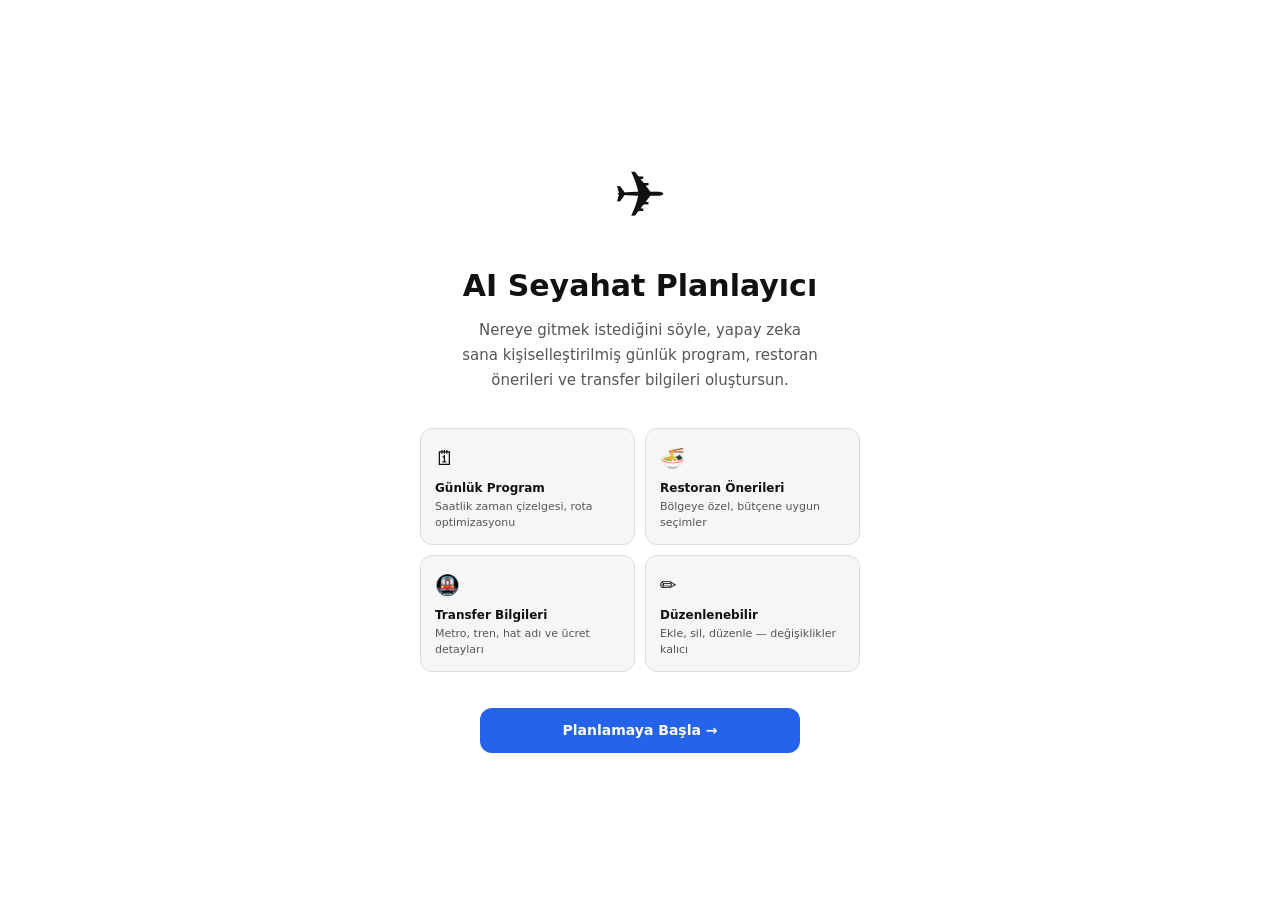
<file: index.html>
<!DOCTYPE html>
<html lang="tr">
<head>
<meta charset="UTF-8">
<meta name="viewport" content="width=device-width, initial-scale=1.0">
<title>AI Seyahat Planlayıcı</title>
<link rel="stylesheet" href="style.css">
<style>
body{display:flex;align-items:center;justify-content:center;padding:24px}
.welcome-box{max-width:440px;width:100%;text-align:center;padding:40px 0}
.welcome-icon{font-size:64px;margin-bottom:20px;display:block}
.welcome-title{font-size:30px;font-weight:700;color:var(--text);margin-bottom:10px}
.welcome-sub{font-size:15px;color:var(--text2);margin-bottom:36px;line-height:1.65;max-width:360px;margin-inline:auto}
.features{display:grid;grid-template-columns:1fr 1fr;gap:10px;margin-bottom:36px;text-align:left}
.feature{background:var(--bg2);border:1px solid var(--border);border-radius:var(--radius-lg);padding:14px}
.feature-icon{font-size:20px;margin-bottom:6px;display:block}
.feature-title{font-size:12px;font-weight:700;color:var(--text);margin-bottom:2px}
.feature-sub{font-size:11px;color:var(--text2);line-height:1.4}
.welcome-actions{display:flex;flex-direction:column;align-items:center;gap:12px}
.existing-link{font-size:12px;color:var(--text3);cursor:pointer;background:none;border:none;text-decoration:underline;font-family:var(--font)}
.existing-link:hover{color:var(--accent)}
</style>
</head>
<body>
<div class="welcome-box">
  <span class="welcome-icon">✈️</span>
  <h1 class="welcome-title">AI Seyahat Planlayıcı</h1>
  <p class="welcome-sub">Nereye gitmek istediğini söyle, yapay zeka sana kişiselleştirilmiş günlük program, restoran önerileri ve transfer bilgileri oluştursun.</p>

  <div class="features">
    <div class="feature">
      <span class="feature-icon">🗓</span>
      <div class="feature-title">Günlük Program</div>
      <div class="feature-sub">Saatlik zaman çizelgesi, rota optimizasyonu</div>
    </div>
    <div class="feature">
      <span class="feature-icon">🍜</span>
      <div class="feature-title">Restoran Önerileri</div>
      <div class="feature-sub">Bölgeye özel, bütçene uygun seçimler</div>
    </div>
    <div class="feature">
      <span class="feature-icon">🚇</span>
      <div class="feature-title">Transfer Bilgileri</div>
      <div class="feature-sub">Metro, tren, hat adı ve ücret detayları</div>
    </div>
    <div class="feature">
      <span class="feature-icon">✏️</span>
      <div class="feature-title">Düzenlenebilir</div>
      <div class="feature-sub">Ekle, sil, düzenle — değişiklikler kalıcı</div>
    </div>
  </div>

  <div class="welcome-actions">
    <a href="setup.html" class="btn-primary" style="width:100%;max-width:320px">Planlamaya Başla →</a>
    <button class="existing-link" onclick="goExisting()" id="existing-btn" style="display:none">Mevcut Programı Gör</button>
  </div>
</div>

<script>
// Kayıtlı program var mı kontrol et
try {
  const raw = localStorage.getItem('ai_seyahat_v1');
  if (raw) {
    const d = JSON.parse(raw);
    if (d.TRIP && d.DAYS?.length) {
      document.getElementById('existing-btn').style.display = 'block';
    }
  }
} catch(e) {}

function goExisting() {
  window.location.href = 'program.html';
}
</script>
</body>
</html>
</file>
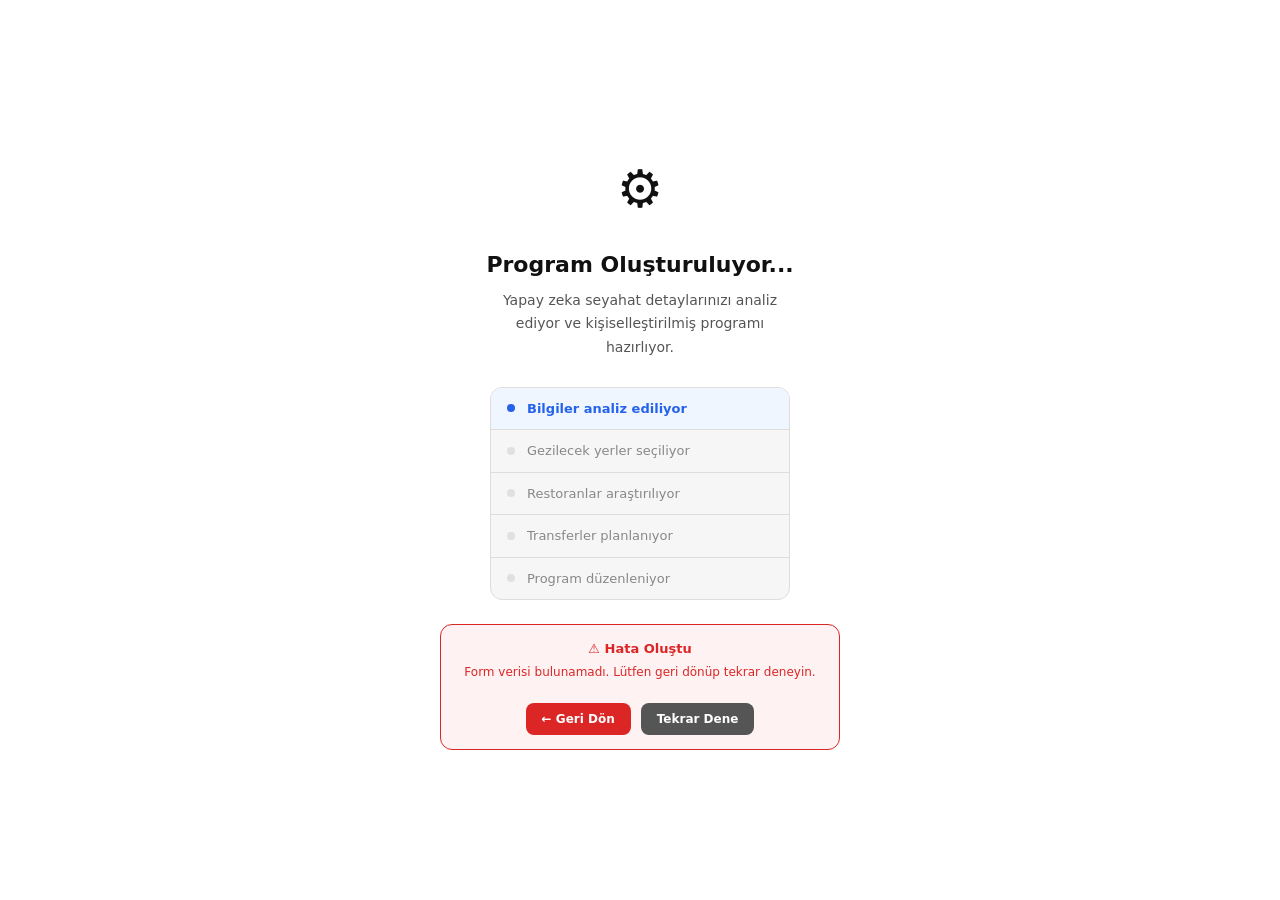
<file: loading.html>
<!DOCTYPE html>
<html lang="tr">
<head>
<meta charset="UTF-8">
<meta name="viewport" content="width=device-width, initial-scale=1.0">
<title>Program Oluşturuluyor — AI Planlayıcı</title>
<link rel="stylesheet" href="style.css">
<style>
body{display:flex;flex-direction:column;align-items:center;justify-content:center;min-height:100vh;padding:40px 24px;text-align:center}
.loading-icon{font-size:52px;margin-bottom:20px;display:block;animation:spin 2s linear infinite}
@keyframes spin{to{transform:rotate(360deg)}}
.loading-title{font-size:22px;font-weight:700;margin-bottom:8px}
.loading-sub{font-size:14px;color:var(--text2);max-width:320px;line-height:1.65;margin-bottom:28px}
.steps{text-align:left;width:100%;max-width:300px;background:var(--bg2);border:1px solid var(--border);border-radius:var(--radius-lg);overflow:hidden}
.step{display:flex;align-items:center;gap:12px;padding:11px 16px;border-bottom:1px solid var(--border);font-size:13px;color:var(--text3);transition:all .3s}
.step:last-child{border-bottom:none}
.step.active{color:var(--accent);font-weight:600;background:var(--accent-bg)}
.step.done{color:var(--success)}
.step-dot{width:8px;height:8px;border-radius:50%;background:var(--bg4);flex-shrink:0;transition:background .3s}
.step.active .step-dot{background:var(--accent)}
.step.done .step-dot{background:var(--success)}
.error-wrap{margin-top:24px;width:100%;max-width:400px}
.error-actions{display:flex;gap:10px;margin-top:12px;justify-content:center}
</style>
</head>
<body>

<span class="loading-icon">⚙️</span>
<h1 class="loading-title">Program Oluşturuluyor...</h1>
<p class="loading-sub">Yapay zeka seyahat detaylarınızı analiz ediyor ve kişiselleştirilmiş programı hazırlıyor.</p>

<div class="steps">
  <div class="step active" id="s1"><div class="step-dot"></div>Bilgiler analiz ediliyor</div>
  <div class="step" id="s2"><div class="step-dot"></div>Gezilecek yerler seçiliyor</div>
  <div class="step" id="s3"><div class="step-dot"></div>Restoranlar araştırılıyor</div>
  <div class="step" id="s4"><div class="step-dot"></div>Transferler planlanıyor</div>
  <div class="step" id="s5"><div class="step-dot"></div>Program düzenleniyor</div>
</div>

<div class="error-wrap">
  <div class="error-box" id="err">
    <div class="error-title">⚠️ Hata Oluştu</div>
    <div class="error-msg" id="err-msg"></div>
    <div class="error-actions">
      <a href="setup.html" class="error-retry">← Geri Dön</a>
      <button class="error-retry" style="background:var(--text2)" onclick="retry()">Tekrar Dene</button>
    </div>
  </div>
</div>

<script>
const SK = 'ai_seyahat_v1';

// Adım animasyonu
const STEPS = ['s1','s2','s3','s4','s5'];
const DELAYS = [0, 2000, 4500, 7000, 9500];
let stepTimers = [];

function startSteps() {
  DELAYS.forEach((delay, i) => {
    const t = setTimeout(() => {
      STEPS.forEach((id, j) => {
        const el = document.getElementById(id);
        if (j < i) el.className = 'step done';
        else if (j === i) el.className = 'step active';
        else el.className = 'step';
      });
    }, delay);
    stepTimers.push(t);
  });
}

function clearSteps() {
  stepTimers.forEach(t => clearTimeout(t));
}

function allDone() {
  STEPS.forEach(id => document.getElementById(id).className = 'step done');
}

async function callClaude(prompt) {
  const url = localStorage.getItem('ai_proxy_url') || '';
  if (!url) throw new Error('Proxy URL bulunamadı. Lütfen setup sayfasına dönüp Proxy URL girin.');
  const resp = await fetch(url, {
    method: 'POST',
    headers: { 'Content-Type': 'application/json' },
    body: JSON.stringify({
      model: 'claude-sonnet-4-5',
      max_tokens: 8000,
      messages: [{ role: 'user', content: prompt }]
    })
  });
  if (!resp.ok) {
    const err = await resp.json().catch(() => ({}));
    throw new Error(err?.error?.message || `HTTP ${resp.status}: Proxy isteği başarısız.`);
  }
  const data = await resp.json();
  return data.content[0].text;
}

function showError(msg) {
  clearSteps();
  document.querySelector('.loading-icon').style.animationPlayState = 'paused';
  document.getElementById('err-msg').textContent = msg;
  document.getElementById('err').classList.add('show');
}

async function run() {
  const prompt = localStorage.getItem('ai_seyahat_prompt');

  if (!prompt) {
    showError('Form verisi bulunamadı. Lütfen geri dönüp tekrar deneyin.');
    return;
  }

  startSteps();

  try {
    const raw = await callClaude(prompt);
    // JSON'u ayıkla (kod bloğu varsa temizle)
    const clean = raw.replace(/^```json\s*/,'').replace(/^```\s*/,'').replace(/\s*```$/,'').trim();
    const parsed = JSON.parse(clean);

    if (!parsed.trip || !parsed.days) throw new Error('API geçersiz format döndürdü.');

    clearSteps();
    allDone();

    localStorage.setItem(SK, JSON.stringify({ TRIP: parsed.trip, DAYS: parsed.days }));
    localStorage.removeItem('ai_seyahat_prompt');

    // Kısa gecikme sonra program sayfasına geç
    setTimeout(() => { window.location.href = 'program.html'; }, 600);

  } catch(e) {
    let msg = e.message;
    if (msg.includes('API anahtarı') || msg.includes('401') || msg.includes('403')) {
      msg = 'API anahtarı geçersiz veya yetkisiz.\n\nÇözüm: Setup sayfasında API anahtarınızı kontrol edin.\n\nClaude.ai içinden açıyorsanız anahtarı boş bırakın.';
    } else if (msg.includes('JSON')) {
      msg = 'Yapay zeka geçersiz yanıt döndürdü.\n\nLütfen tekrar deneyin.';
    }
    showError(msg);
  }
}

function retry() {
  document.getElementById('err').classList.remove('show');
  document.querySelector('.loading-icon').style.animationPlayState = 'running';
  run();
}

run();
</script>
</body>
</html>
</file>
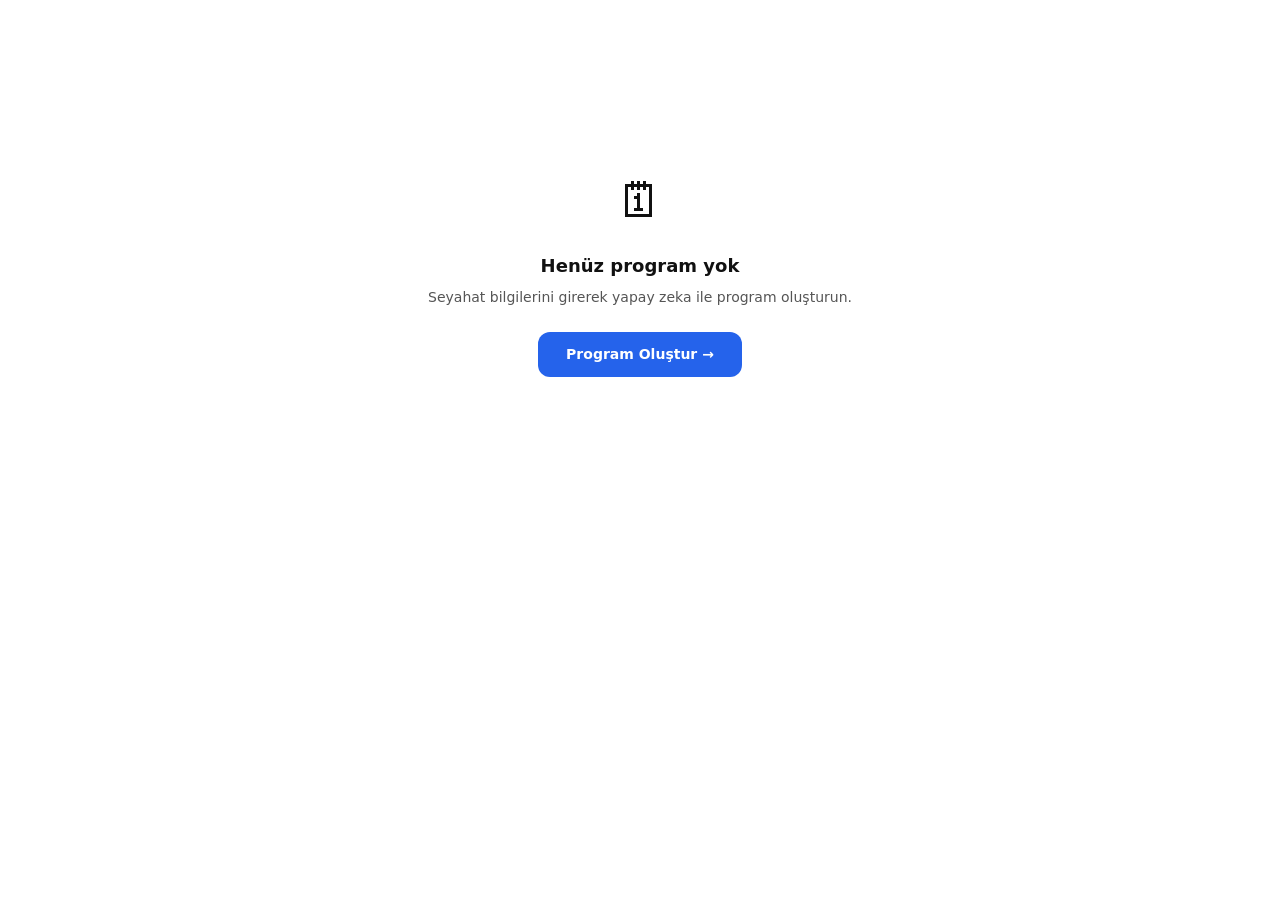
<file: program.html>
<!DOCTYPE html>
<html lang="tr">
<head>
<meta charset="UTF-8">
<meta name="viewport" content="width=device-width, initial-scale=1.0">
<title>Seyahat Programı — AI Planlayıcı</title>
<link rel="stylesheet" href="style.css">
<style>
.prog-header{background:var(--bg);border-bottom:1px solid var(--border);padding:12px 16px;position:sticky;top:0;z-index:10}
.prog-header-top{display:flex;align-items:center;justify-content:space-between}
.prog-trip-name{font-size:16px;font-weight:700;color:var(--text)}
.prog-trip-dates{font-size:11px;color:var(--text2);margin-top:2px}
.prog-actions{display:flex;gap:8px;align-items:center}
.countdown-badge{font-size:11px;font-weight:600;background:var(--accent-bg);color:var(--accent);padding:4px 10px;border-radius:var(--radius)}
.prog-new-btn{font-size:11px;font-weight:600;color:var(--text2);background:var(--bg2);border:1px solid var(--border);padding:5px 11px;border-radius:var(--radius);cursor:pointer;text-decoration:none}
.prog-new-btn:hover{background:var(--bg3)}
.prog-footer{text-align:center;padding:16px 0 32px}
.reset-btn{font-size:11px;color:var(--text3);background:none;border:none;cursor:pointer;text-decoration:underline;font-family:var(--font)}
.no-data{display:flex;flex-direction:column;align-items:center;justify-content:center;min-height:60vh;text-align:center;padding:40px 24px}
.no-data-icon{font-size:48px;margin-bottom:16px}
.no-data-title{font-size:18px;font-weight:700;margin-bottom:8px}
.no-data-sub{font-size:14px;color:var(--text2);margin-bottom:24px}
</style>
</head>
<body>

<!-- YÜKLENİYOR -->
<div id="no-data" class="no-data" style="display:none">
  <span class="no-data-icon">🗓</span>
  <div class="no-data-title">Henüz program yok</div>
  <div class="no-data-sub">Seyahat bilgilerini girerek yapay zeka ile program oluşturun.</div>
  <a href="setup.html" class="btn-primary">Program Oluştur →</a>
</div>

<!-- PROGRAM -->
<div id="prog-wrap" style="display:none">
  <div class="prog-header">
    <div class="prog-header-top">
      <div>
        <div class="prog-trip-name" id="prog-title">Seyahat Programı</div>
        <div class="prog-trip-dates" id="prog-dates"></div>
      </div>
      <div class="prog-actions">
        <div class="countdown-badge" id="cd-badge">...</div>
        <a href="setup.html" class="prog-new-btn">Yeni Plan</a>
      </div>
    </div>
  </div>

  <div class="legend">
    <div class="leg-item"><div class="leg-dot" style="background:#2563eb"></div>Tren</div>
    <div class="leg-item"><div class="leg-dot" style="background:#16a34a"></div>Gezi</div>
    <div class="leg-item"><div class="leg-dot" style="background:#dc2626"></div>Yemek</div>
    <div class="leg-item"><div class="leg-dot" style="background:#7c3aed"></div>Otel</div>
    <div class="leg-item"><div class="leg-dot" style="background:#be185d"></div>Gece</div>
    <div class="leg-item"><div class="leg-dot" style="background:#6b7280"></div>Uçuş</div>
  </div>

  <div class="date-strip" id="ds"></div>
  <div class="weather-card" id="wc" style="display:none"></div>
  <div class="sec-label" id="sl">
    <span id="sl-text">Program</span>
    <button class="add-btn" onclick="toggleForm()">+ Ekle</button>
  </div>
  <div class="timeline" id="tl"></div>

  <!-- DETAY PANELİ -->
  <div class="detail-panel" id="dp">
    <div class="detail-header">
      <span class="detail-htitle" id="dh"></span>
      <button class="detail-close" onclick="closeDetail()">×</button>
    </div>
    <div class="detail-body" id="db"></div>
  </div>

  <!-- EKLEME / DÜZENLEME FORMU -->
  <div class="add-form" id="af">
    <div class="add-form-title" id="form-title">Yeni Etkinlik Ekle</div>
    <div class="form-row">
      <input type="text" id="f-time" placeholder="Saat (14:30)" style="max-width:100px">
      <select id="f-type">
        <option value="gezi">Gezi</option>
        <option value="yemek">Yemek</option>
        <option value="tren">Tren/Ulaşım</option>
        <option value="otel">Otel</option>
        <option value="gece">Gece</option>
        <option value="ucus">Uçuş</option>
      </select>
    </div>
    <div class="form-row"><input type="text" id="f-etitle" placeholder="Etkinlik adı *"></div>
    <div class="form-row"><input type="text" id="f-esub" placeholder="Kısa açıklama"></div>
    <div class="form-row"><input type="text" id="f-eadres" placeholder="Adres"></div>
    <div class="form-row"><input type="text" id="f-eucret" placeholder="Ücret (ör: ¥500)"></div>
    <div class="form-row"><input type="text" id="f-enot" placeholder="Önemli not"></div>
    <div class="form-btns">
      <button class="form-cancel" onclick="toggleForm()">İptal</button>
      <button class="form-save" id="form-save-btn" onclick="saveEvent()">Kaydet</button>
    </div>
  </div>

  <!-- SEKMELER -->
  <div class="btabs">
    <button class="tbtn active" onclick="switchTab('rez',this)">Rezervasyonlar</button>
    <button class="tbtn" onclick="switchTab('trans',this)">Transferler</button>
    <button class="tbtn" onclick="switchTab('bilgi',this)">Genel Bilgi</button>
  </div>
  <div class="tab-content active" id="tab-rez"></div>
  <div class="tab-content" id="tab-trans"></div>
  <div class="tab-content" id="tab-bilgi"></div>

  <div class="prog-footer">
    <button class="reset-btn" onclick="resetAll()">Programı Sıfırla ve Başa Dön</button>
  </div>
</div>

<script>
const SK = 'ai_seyahat_v1';
let TRIP = null, DAYS = [], cur = 0, openEv = null, formOpen = false, editIdx = -1;

// ── VERİ YÜKLEME ──
function load() {
  try {
    const raw = localStorage.getItem(SK);
    if (!raw) return false;
    const d = JSON.parse(raw);
    if (!d.TRIP || !d.DAYS?.length) return false;
    TRIP = d.TRIP; DAYS = d.DAYS;
    return true;
  } catch(e) { return false; }
}

function save() {
  try { localStorage.setItem(SK, JSON.stringify({ TRIP, DAYS })); } catch(e) {}
}

// ── PROGRAM EKRANI ──
function init() {
  if (!load()) {
    document.getElementById('no-data').style.display = 'flex';
    return;
  }
  document.getElementById('prog-wrap').style.display = 'block';
  document.getElementById('prog-title').textContent = TRIP.title || 'Seyahat Programı';
  document.getElementById('prog-dates').textContent = TRIP.subtitle || '';
  buildCountdown();
  buildStrip();
  if (DAYS.length > 0) renderDay(DAYS[0]);
}

function buildCountdown() {
  if (!TRIP?.start_date) return;
  const diff = Math.ceil((new Date(TRIP.start_date) - new Date()) / 86400000);
  const el = document.getElementById('cd-badge');
  el.textContent = diff > 0 ? diff + ' gün kaldı!' : diff === 0 ? 'Bugün uçuyoruz!' : 'Tamamlandı';
}

function buildStrip() {
  const s = document.getElementById('ds');
  s.innerHTML = '';
  DAYS.forEach((d, i) => {
    const b = document.createElement('button');
    b.className = 'date-btn' + (i === 0 ? ' active' : '');
    b.innerHTML = `<div class="dn">${d.day}</div><div class="dd">${d.date?.split(' ')[0] || ''}</div><div class="dc">${d.city}</div>`;
    b.onclick = () => selectDay(i);
    s.appendChild(b);
  });
}

function selectDay(i) {
  cur = i; closeDetail(); closeForm();
  document.querySelectorAll('.date-btn').forEach((b, j) => b.classList.toggle('active', j === i));
  renderDay(DAYS[i]);
  document.getElementById('ds').children[i].scrollIntoView({ behavior: 'smooth', inline: 'center' });
}

function renderDay(d) {
  const wc = document.getElementById('wc');
  if (d.weather) {
    wc.style.display = 'flex';
    wc.innerHTML = `<div class="w-left"><div class="w-icon">${d.weather.icon}</div><div><div class="w-temp">${d.weather.hi}°C</div><div class="w-range">gece ${d.weather.lo}°C</div></div></div><div class="w-right"><div class="w-desc">${d.weather.desc}</div><div class="w-tip">${d.weather.tip}</div></div>`;
  } else { wc.style.display = 'none'; }
  document.getElementById('sl-text').textContent = (d.date || '') + ' — ' + (d.city || '');
  buildTimeline(d);
  renderTabs(d);
}

function buildTimeline(d) {
  const tl = document.getElementById('tl');
  tl.innerHTML = '';
  (d.events || []).forEach((ev, i) => {
    const last = i === (d.events.length - 1);
    const dc = ev.isReturn ? 'dot-hotel' : ('dot-' + (ev.type || 'gezi'));
    const item = document.createElement('div');
    item.className = 'tl-item';
    item.innerHTML = `
      <div class="tl-time">${ev.time || ''}</div>
      <div class="tl-mid"><div class="dot ${dc}"></div>${!last ? '<div class="tl-line"></div>' : ''}</div>
      <div class="ev-card${ev.isReturn ? ' ev-return' : ''}" id="ev${i}">
        <div class="ev-title">${ev.title || ''}</div>
        <div class="ev-sub">${ev.sub || ''}</div>
        <div class="ev-badges">${(ev.badges || []).map(b => `<span class="badge badge-${bt(b)}">${b}</span>`).join('')}</div>
        <div class="ev-actions">
          <button class="ev-edit" onclick="editEvent(${i},event)">Düzenle</button>
          <button class="ev-del" onclick="delEvent(${i},event)">Sil</button>
        </div>
      </div>`;
    item.querySelector('.ev-card').addEventListener('click', () => openDetail(i, ev));
    tl.appendChild(item);
  });
}

function bt(b) {
  if (['TREN','SHİNKANSEN','TUR'].includes(b)) return 'tren';
  if (['GEZİ','UNESCO','ÜCRETSİZ','BİLET ALINDI'].includes(b)) return 'gezi';
  if (['YEMEK','KAHVALTI','ÖĞLE','AKŞAM','ATIŞTIRMA'].includes(b)) return 'yemek';
  if (['OTEL','TRANSFER'].includes(b)) return 'otel';
  if (['GECE'].includes(b)) return 'gece';
  if (['REZERVASYON','BİLET','KRİTİK'].includes(b)) return 'rez';
  return 'gezi';
}

// ── DETAY ──
function openDetail(i, ev) {
  const p = document.getElementById('dp');
  document.querySelectorAll('.ev-card').forEach(c => c.classList.remove('active'));
  if (openEv === i) { p.classList.remove('open'); openEv = null; return; }
  openEv = i;
  document.getElementById('ev' + i).classList.add('active');
  document.getElementById('dh').textContent = ev.title || '';
  document.getElementById('db').innerHTML = `
    ${ev.detail?.adres ? `<div class="det-row"><div class="det-key">Adres</div><div class="det-val">${ev.detail.adres}</div></div>` : ''}
    ${ev.detail?.sure ? `<div class="det-row"><div class="det-key">Süre</div><div class="det-val">${ev.detail.sure}</div></div>` : ''}
    ${ev.detail?.ucret ? `<div class="det-row"><div class="det-key">Ücret</div><div class="det-val">${ev.detail.ucret}</div></div>` : ''}
    ${ev.detail?.not ? `<div class="det-row"><div class="det-key">Not</div><div class="det-val warn">${ev.detail.not}</div></div>` : ''}
    ${ev.detail?.maps ? `<a class="det-map" href="${ev.detail.maps}" target="_blank">🗺 Haritada Göster</a>` : ''}`;
  p.classList.add('open');
}

function closeDetail() {
  openEv = null;
  document.getElementById('dp').classList.remove('open');
  document.querySelectorAll('.ev-card').forEach(c => c.classList.remove('active'));
}

// ── EKLEME / SİLME / DÜZENLEME ──
function toMin(t) {
  if (!t || t.startsWith('→') || t === '—') return 9999;
  const p = t.replace(/[^0-9:]/g, '').split(':');
  return parseInt(p[0] || 0) * 100 + parseInt(p[1] || 0);
}

function toggleForm() {
  formOpen = !formOpen;
  const f = document.getElementById('af');
  if (formOpen) {
    editIdx = -1;
    document.getElementById('form-title').textContent = 'Yeni Etkinlik Ekle';
    document.getElementById('form-save-btn').textContent = 'Kaydet';
    ['f-time','f-etitle','f-esub','f-eadres','f-eucret','f-enot'].forEach(id => document.getElementById(id).value = '');
    document.getElementById('f-type').value = 'gezi';
    f.classList.add('open');
    f.scrollIntoView({ behavior: 'smooth', block: 'nearest' });
  } else { f.classList.remove('open'); editIdx = -1; }
}

function closeForm() {
  formOpen = false; editIdx = -1;
  document.getElementById('af').classList.remove('open');
}

function editEvent(i, e) {
  e.stopPropagation();
  const ev = DAYS[cur].events[i];
  editIdx = i;
  document.getElementById('form-title').textContent = 'Etkinliği Düzenle';
  document.getElementById('form-save-btn').textContent = 'Güncelle';
  document.getElementById('f-time').value = (ev.time?.startsWith('→') ? '' : ev.time) || '';
  document.getElementById('f-type').value = ev.type === 'hotel' ? 'otel' : (ev.type || 'gezi');
  document.getElementById('f-etitle').value = ev.title || '';
  document.getElementById('f-esub').value = ev.sub || '';
  document.getElementById('f-eadres').value = (ev.detail?.adres !== '—' ? ev.detail?.adres : '') || '';
  document.getElementById('f-eucret').value = (ev.detail?.ucret !== '—' ? ev.detail?.ucret : '') || '';
  document.getElementById('f-enot').value = ev.detail?.not || '';
  formOpen = true;
  document.getElementById('af').classList.add('open');
  document.getElementById('af').scrollIntoView({ behavior: 'smooth', block: 'nearest' });
  closeDetail();
}

function delEvent(i, e) {
  e.stopPropagation();
  if (!confirm('Bu etkinliği silmek istediğinizden emin misiniz?')) return;
  DAYS[cur].events.splice(i, 1);
  if (openEv === i) closeDetail();
  buildTimeline(DAYS[cur]);
  save();
}

function saveEvent() {
  const time = document.getElementById('f-time').value.trim() || '—';
  const type = document.getElementById('f-type').value;
  const title = document.getElementById('f-etitle').value.trim();
  if (!title) { alert('Etkinlik adı giriniz.'); return; }
  const sub = document.getElementById('f-esub').value.trim();
  const adres = document.getElementById('f-eadres').value.trim();
  const ucret = document.getElementById('f-eucret').value.trim() || '—';
  const not = document.getElementById('f-enot').value.trim();
  const lbl = ({ gezi:'GEZİ', yemek:'YEMEK', tren:'TREN', otel:'OTEL', gece:'GECE', ucus:'UÇUŞ' })[type] || 'GEZİ';

  if (editIdx > -1) {
    const ex = DAYS[cur].events[editIdx];
    Object.assign(ex, { time, type, title, sub: sub || type, badges: [lbl],
      detail: { adres: adres || '—', sure: ex.detail?.sure || '—', ucret, not,
        maps: adres ? `https://maps.google.com/?q=${encodeURIComponent(adres)}` : (ex.detail?.maps || 'https://maps.google.com') }});
    DAYS[cur].events.sort((a, b) => {
      if (a.isReturn && !b.isReturn) return 1;
      if (!a.isReturn && b.isReturn) return -1;
      return toMin(a.time) - toMin(b.time);
    });
  } else {
    const ev = { time, type, title, sub: sub || type, badges: [lbl],
      detail: { adres: adres || '—', sure: '—', ucret, not,
        maps: adres ? `https://maps.google.com/?q=${encodeURIComponent(adres)}` : 'https://maps.google.com' }};
    const nm = toMin(time);
    let idx = DAYS[cur].events.length;
    for (let i = 0; i < DAYS[cur].events.length; i++) {
      if (toMin(DAYS[cur].events[i].time) > nm) { idx = i; break; }
    }
    DAYS[cur].events.splice(idx, 0, ev);
  }
  ['f-time','f-etitle','f-esub','f-eadres','f-eucret','f-enot'].forEach(id => document.getElementById(id).value = '');
  editIdx = -1; closeForm(); buildTimeline(DAYS[cur]); save();
}

// ── SEKMELER ──
function renderTabs(d) {
  // Rezervasyonlar
  const rezList = TRIP?.rezervasyonlar || [];
  document.getElementById('tab-rez').innerHTML = rezList.length
    ? rezList.map(r => `<div class="rez-card">
        <div class="rez-dot ${r.type}"></div>
        <div style="flex:1"><div class="rez-name">${r.name}</div><div class="rez-meta">${r.tarih || ''}${r.saat ? ' · ' + r.saat : ''}</div></div>
        ${r.telefon ? `<button class="rez-phone" onclick="alert('${r.telefon}')">${r.telefon}</button>` : ''}
        ${r.url ? `<a href="${r.url}" target="_blank" class="rez-phone">Bilet Al</a>` : ''}
      </div>`).join('')
    : '<p style="font-size:13px;color:var(--text2);padding:12px 0">Rezervasyon bulunamadı.</p>';

  // Transferler
  document.getElementById('tab-trans').innerHTML = (d.transfer || []).length
    ? (d.transfer || []).map(t => `<div class="tr-card"><div class="tr-route">${t.route}</div><div class="tr-detail">${t.detail}</div><span class="tr-tag">${t.ucret}</span></div>`).join('')
    : '<p style="font-size:13px;color:var(--text2);padding:12px 0">Bu gün için transfer bilgisi yok.</p>';

  // Genel Bilgi
  const bg = document.getElementById('tab-bilgi');
  if (!bg.dataset.r && TRIP) {
    const em = TRIP.emergency || {};
    const info = TRIP.genel_bilgi || [];
    bg.innerHTML = `<div class="qgrid" style="margin-bottom:12px">
      <div class="qcard"><div class="qlabel">Polis</div><div class="qval">${em.polis || '112'}</div></div>
      <div class="qcard"><div class="qlabel">Ambulans</div><div class="qval">${em.ambulans || '112'}</div></div>
    </div>
    <div class="divider"></div>
    <div class="info-text">${info.map(i => `• ${i}`).join('<br>')}</div>`;
    bg.dataset.r = '1';
  }
}

function switchTab(n, b) {
  document.querySelectorAll('.tbtn').forEach(x => x.classList.remove('active'));
  document.querySelectorAll('.tab-content').forEach(x => x.classList.remove('active'));
  b.classList.add('active');
  document.getElementById('tab-' + n).classList.add('active');
}

function resetAll() {
  if (!confirm('Program silinecek ve ana sayfaya döneceksiniz. Emin misiniz?')) return;
  localStorage.removeItem(SK);
  window.location.href = 'index.html';
}

init();
</script>
</body>
</html>
</file>
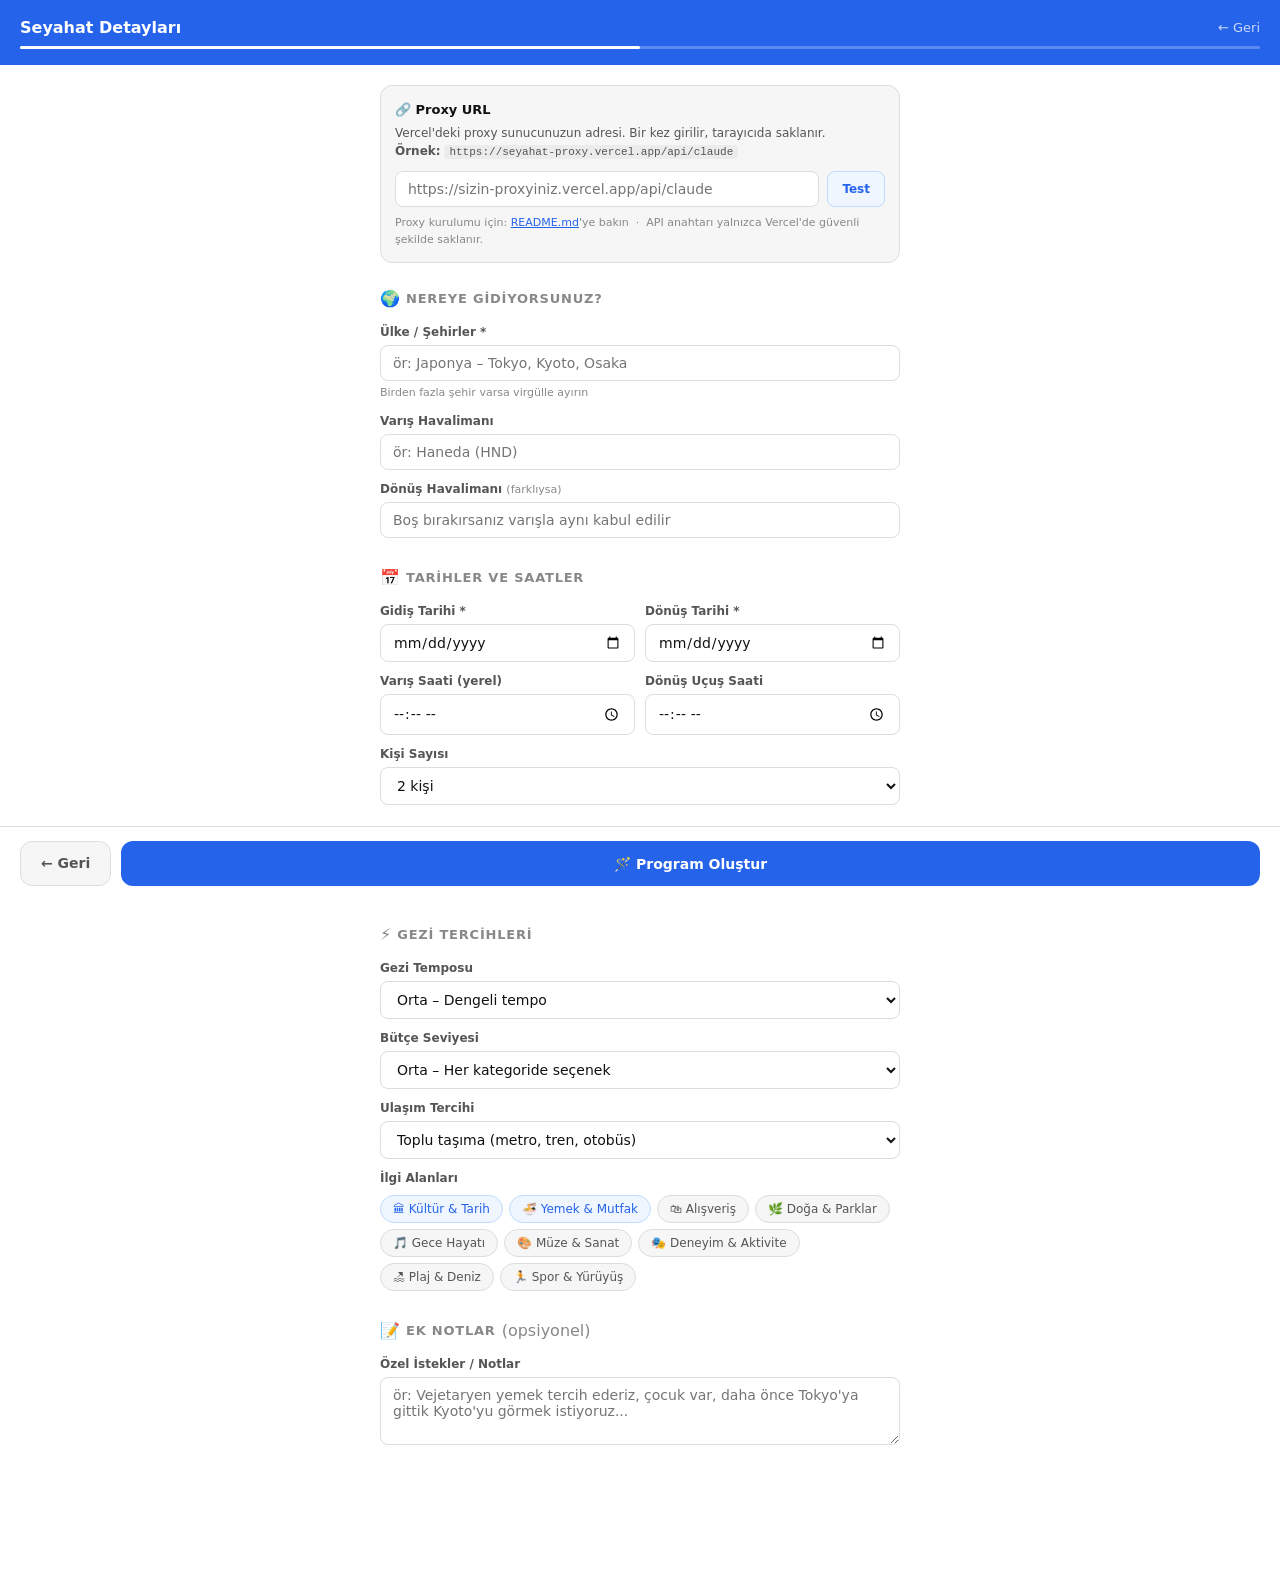
<file: setup.html>
<!DOCTYPE html>
<html lang="tr">
<head>
<meta charset="UTF-8">
<meta name="viewport" content="width=device-width, initial-scale=1.0">
<title>Seyahat Detayları — AI Planlayıcı</title>
<link rel="stylesheet" href="style.css">
<style>
.setup-header{background:var(--accent);color:#fff;padding:16px 20px;position:sticky;top:0;z-index:10}
.setup-header-top{display:flex;align-items:center;justify-content:space-between;margin-bottom:6px}
.setup-header-title{font-size:16px;font-weight:700}
.setup-header-back{font-size:13px;color:rgba(255,255,255,.75);text-decoration:none;display:flex;align-items:center;gap:4px}
.setup-header-back:hover{color:#fff}
.progress-bar{height:3px;background:rgba(255,255,255,.25);border-radius:2px}
.progress-fill{height:100%;background:#fff;border-radius:2px;width:50%}
.setup-body{padding:20px;max-width:560px;margin:0 auto;padding-bottom:100px}
.setup-footer{position:fixed;bottom:0;left:0;right:0;padding:14px 20px;background:var(--bg);border-top:1px solid var(--border);display:flex;gap:10px;z-index:10}
.setup-footer .btn-primary{flex:1}
.tag-group{display:flex;flex-wrap:wrap;gap:6px}
.otel-row{display:flex;gap:8px;align-items:center;margin-top:8px}
.otel-row input{flex:1}
.otel-del{background:none;border:none;cursor:pointer;color:var(--danger);font-size:18px;padding:0 4px;line-height:1;flex-shrink:0}
</style>
</head>
<body>

<div class="setup-header">
  <div class="setup-header-top">
    <span class="setup-header-title">Seyahat Detayları</span>
    <a href="index.html" class="setup-header-back">← Geri</a>
  </div>
  <div class="progress-bar"><div class="progress-fill"></div></div>
</div>

<div class="setup-body">

  <!-- PROXY URL -->
  <div class="api-box">
    <div class="api-box-title">🔗 Proxy URL</div>
    <div class="api-box-sub">
      Vercel'deki proxy sunucunuzun adresi. Bir kez girilir, tarayıcıda saklanır.<br>
      <b>Örnek:</b> <code style="font-size:11px;background:var(--bg3);padding:1px 5px;border-radius:4px">https://seyahat-proxy.vercel.app/api/claude</code>
    </div>
    <div class="api-input-row">
      <input type="url" id="proxy-url-input" placeholder="https://sizin-proxyiniz.vercel.app/api/claude">
      <button class="api-toggle" onclick="testProxy()" style="background:var(--accent-bg);color:var(--accent);border-color:var(--accent-border)">Test</button>
    </div>
    <div class="api-status" id="api-status"></div>
    <p style="font-size:11px;color:var(--text3);margin-top:8px">
      Proxy kurulumu için: <a href="https://github.com" target="_blank">README.md</a>'ye bakın &nbsp;·&nbsp; API anahtarı yalnızca Vercel'de güvenli şekilde saklanır.
    </p>
  </div>

  <!-- NEREYE -->
  <div class="form-section">
    <div class="form-section-title"><span>🌍</span> Nereye Gidiyorsunuz?</div>
    <div class="form-grid">
      <div class="form-group">
        <label class="form-label">Ülke / Şehirler *</label>
        <input type="text" id="f-ulke" placeholder="ör: Japonya – Tokyo, Kyoto, Osaka">
        <span class="form-hint">Birden fazla şehir varsa virgülle ayırın</span>
      </div>
      <div class="form-group">
        <label class="form-label">Varış Havalimanı</label>
        <input type="text" id="f-hvaris" placeholder="ör: Haneda (HND)">
      </div>
      <div class="form-group">
        <label class="form-label">Dönüş Havalimanı <span class="form-opt">(farklıysa)</span></label>
        <input type="text" id="f-hdonus" placeholder="Boş bırakırsanız varışla aynı kabul edilir">
      </div>
    </div>
  </div>

  <!-- TARİHLER -->
  <div class="form-section">
    <div class="form-section-title"><span>📅</span> Tarihler ve Saatler</div>
    <div class="form-grid form-grid-2">
      <div class="form-group">
        <label class="form-label">Gidiş Tarihi *</label>
        <input type="date" id="f-giris">
      </div>
      <div class="form-group">
        <label class="form-label">Dönüş Tarihi *</label>
        <input type="date" id="f-cikis">
      </div>
      <div class="form-group">
        <label class="form-label">Varış Saati (yerel)</label>
        <input type="time" id="f-vsaat">
      </div>
      <div class="form-group">
        <label class="form-label">Dönüş Uçuş Saati</label>
        <input type="time" id="f-dsaat">
      </div>
    </div>
    <div class="form-group" style="margin-top:10px">
      <label class="form-label">Kişi Sayısı</label>
      <select id="f-kisi">
        <option value="1">1 kişi</option>
        <option value="2" selected>2 kişi</option>
        <option value="3">3 kişi</option>
        <option value="4">4 kişi</option>
        <option value="5+">5+ kişi</option>
      </select>
    </div>
  </div>

  <!-- OTEL -->
  <div class="form-section">
    <div class="form-section-title"><span>🏨</span> Konaklama <span class="form-opt">(opsiyonel)</span></div>
    <div id="otel-listesi"></div>
    <button onclick="otelEkle()" style="margin-top:8px;font-size:12px;color:var(--accent);background:none;border:none;cursor:pointer;font-family:var(--font);font-weight:600">+ Otel Ekle</button>
  </div>

  <!-- TERCİHLER -->
  <div class="form-section">
    <div class="form-section-title"><span>⚡</span> Gezi Tercihleri</div>
    <div class="form-group" style="margin-bottom:10px">
      <label class="form-label">Gezi Temposu</label>
      <select id="f-tempo">
        <option value="rahat">Rahat – Az yer, derin gezme, bolca mola</option>
        <option value="orta" selected>Orta – Dengeli tempo</option>
        <option value="yogun">Yoğun – Mümkün olduğunca çok yer</option>
      </select>
    </div>
    <div class="form-group" style="margin-bottom:10px">
      <label class="form-label">Bütçe Seviyesi</label>
      <select id="f-butce">
        <option value="ekonomik">Ekonomik – Uygun fiyatlı seçenekler</option>
        <option value="orta" selected>Orta – Her kategoride seçenek</option>
        <option value="luks">Lüks – Kalite ön planda</option>
      </select>
    </div>
    <div class="form-group" style="margin-bottom:10px">
      <label class="form-label">Ulaşım Tercihi</label>
      <select id="f-ulasim">
        <option value="toplu" selected>Toplu taşıma (metro, tren, otobüs)</option>
        <option value="karisik">Karışık (toplu taşıma + taksi)</option>
        <option value="arac">Araç kiralama</option>
      </select>
    </div>
    <div class="form-group">
      <label class="form-label" style="margin-bottom:8px">İlgi Alanları</label>
      <div class="tag-group" id="ilgi-group">
        <button class="tag-btn selected" data-val="kültür tapınak tarihi">🏛 Kültür & Tarih</button>
        <button class="tag-btn selected" data-val="yemek restoran sokak yemeği">🍜 Yemek & Mutfak</button>
        <button class="tag-btn" data-val="alışveriş market">🛍 Alışveriş</button>
        <button class="tag-btn" data-val="doğa park bahçe">🌿 Doğa & Parklar</button>
        <button class="tag-btn" data-val="gece hayatı bar kulüp">🎵 Gece Hayatı</button>
        <button class="tag-btn" data-val="müze sanat galeri">🎨 Müze & Sanat</button>
        <button class="tag-btn" data-val="macera aktivite deneyim">🎭 Deneyim & Aktivite</button>
        <button class="tag-btn" data-val="plaj deniz">🏖 Plaj & Deniz</button>
        <button class="tag-btn" data-val="spor fitness yürüyüş hiking">🏃 Spor & Yürüyüş</button>
      </div>
    </div>
  </div>

  <!-- NOTLAR -->
  <div class="form-section">
    <div class="form-section-title"><span>📝</span> Ek Notlar <span class="form-opt">(opsiyonel)</span></div>
    <div class="form-group">
      <label class="form-label">Özel İstekler / Notlar</label>
      <textarea id="f-notlar" rows="3" placeholder="ör: Vejetaryen yemek tercih ederiz, çocuk var, daha önce Tokyo'ya gittik Kyoto'yu görmek istiyoruz..."></textarea>
    </div>
  </div>

</div>

<div class="setup-footer">
  <a href="index.html" class="btn-secondary">← Geri</a>
  <button class="btn-primary" id="gen-btn" onclick="generate()">🪄 Program Oluştur</button>
</div>

<script>
const SK = 'ai_seyahat_v1';
const SK_FORM = 'ai_seyahat_form';

// Form kayıtlı değerlerini yükle
function loadForm() {
  try {
    const saved = JSON.parse(localStorage.getItem(SK_FORM) || '{}');
    const fields = ['f-ulke','f-hvaris','f-hdonus','f-giris','f-cikis','f-vsaat','f-dsaat','f-kisi','f-tempo','f-butce','f-ulasim','f-notlar'];
    fields.forEach(id => { if (saved[id]) document.getElementById(id).value = saved[id]; });
    if (saved.ilgiler) {
      document.querySelectorAll('.tag-btn').forEach(b => {
        b.classList.toggle('selected', saved.ilgiler.includes(b.dataset.val));
      });
    }
    if (saved.oteller) {
      saved.oteller.forEach(o => otelEkle(o.ad, o.tarih));
    }
  } catch(e) {}
  // Proxy URL yükle
  const pu = localStorage.getItem('ai_proxy_url');
  if (pu) document.getElementById('proxy-url-input').value = pu;
}

function saveForm() {
  const data = {};
  ['f-ulke','f-hvaris','f-hdonus','f-giris','f-cikis','f-vsaat','f-dsaat','f-kisi','f-tempo','f-butce','f-ulasim','f-notlar'].forEach(id => {
    data[id] = document.getElementById(id).value;
  });
  data.ilgiler = [...document.querySelectorAll('.tag-btn.selected')].map(b => b.dataset.val);
  data.oteller = [...document.querySelectorAll('.otel-row')].map(row => {
    const ins = row.querySelectorAll('input');
    return { ad: ins[0]?.value || '', tarih: ins[1]?.value || '' };
  }).filter(o => o.ad);
  localStorage.setItem(SK_FORM, JSON.stringify(data));
}

document.querySelectorAll('.tag-btn').forEach(b => b.addEventListener('click', () => b.classList.toggle('selected')));

async function testProxy() {
  const url = document.getElementById('proxy-url-input').value.trim();
  const st = document.getElementById('api-status');
  if (!url) { st.className = 'api-status err'; st.textContent = 'Proxy URL boş.'; return; }
  st.className = 'api-status'; st.textContent = 'Test ediliyor...'; st.style.display = 'block';
  try {
    const r = await callClaude('Sadece "Tamam" yaz.', url, 10);
    localStorage.setItem('ai_proxy_url', url);
    st.className = 'api-status ok'; st.textContent = '✓ Proxy bağlantısı başarılı, URL kaydedildi.';
  } catch(e) {
    st.className = 'api-status err'; st.textContent = '✗ ' + e.message;
  }
}

async function callClaude(prompt, proxyUrl, maxTokens = 8000) {
  const url = proxyUrl || localStorage.getItem('ai_proxy_url') || '';
  if (!url) throw new Error('Proxy URL girilmemiş. Lütfen formdaki Proxy URL alanını doldurun.');
  const resp = await fetch(url, {
    method: 'POST',
    headers: { 'Content-Type': 'application/json' },
    body: JSON.stringify({ model: 'claude-sonnet-4-5', max_tokens: maxTokens, messages: [{ role: 'user', content: prompt }] })
  });
  if (!resp.ok) {
    const err = await resp.json().catch(() => ({}));
    throw new Error(err?.error?.message || `HTTP ${resp.status}: Proxy isteği başarısız.`);
  }
  const data = await resp.json();
  return data.content[0].text;
}

function otelEkle(ad = '', tarih = '') {
  const div = document.createElement('div');
  div.className = 'otel-row';
  div.innerHTML = `<input type="text" placeholder="Otel adı / bölge" value="${ad}"><input type="text" placeholder="Tarih (ör: 26-28 Mar)" style="max-width:140px" value="${tarih}"><button class="otel-del" onclick="this.parentElement.remove()">×</button>`;
  document.getElementById('otel-listesi').appendChild(div);
}

function getFormData() {
  const ilgiler = [...document.querySelectorAll('.tag-btn.selected')].map(b => b.dataset.val).join(', ');
  const oteller = [...document.querySelectorAll('.otel-row')].map(row => {
    const ins = row.querySelectorAll('input');
    return ins[0]?.value ? `${ins[0].value}${ins[1]?.value ? ' (' + ins[1].value + ')' : ''}` : null;
  }).filter(Boolean);
  return {
    ulke: document.getElementById('f-ulke').value,
    hvaris: document.getElementById('f-hvaris').value,
    hdonus: document.getElementById('f-hdonus').value,
    giris: document.getElementById('f-giris').value,
    cikis: document.getElementById('f-cikis').value,
    vsaat: document.getElementById('f-vsaat').value,
    dsaat: document.getElementById('f-dsaat').value,
    kisi: document.getElementById('f-kisi').value,
    tempo: document.getElementById('f-tempo').value,
    butce: document.getElementById('f-butce').value,
    ulasim: document.getElementById('f-ulasim').value,
    ilgiler, oteller,
    notlar: document.getElementById('f-notlar').value,
  };
}

function buildPrompt(d) {
  const gun = Math.round((new Date(d.cikis) - new Date(d.giris)) / 86400000) + 1;
  return `Sen deneyimli bir seyahat planlayıcısısın. Aşağıdaki bilgilere göre eksiksiz bir seyahat programı oluştur.

SEYAHAT BİLGİLERİ:
- Destinasyon: ${d.ulke}
- Tarihler: ${d.giris} – ${d.cikis} (${gun} gün)
- Varış havalimanı: ${d.hvaris || 'belirtilmedi'}
- Dönüş havalimanı: ${d.hdonus || d.hvaris || 'belirtilmedi'}
- Varış saati: ${d.vsaat || 'belirtilmedi'}
- Dönüş uçuşu kalkış: ${d.dsaat || 'belirtilmedi'}
- Kişi sayısı: ${d.kisi}
- Tempo: ${d.tempo}
- Bütçe: ${d.butce}
- İlgi alanları: ${d.ilgiler || 'genel'}
- Ulaşım: ${d.ulasim}
${d.oteller.length ? `- Oteller: ${d.oteller.join(', ')}` : ''}
${d.notlar ? `- Özel notlar: ${d.notlar}` : ''}

GÖREVİN:
Gerçekçi, optimize edilmiş rotalar ile günlük program oluştur:
1. Her gün aynı bölgede kal, uzak yerlere gitme
2. Gerçekten var olan yerleri öner
3. Her gün varış uçuşu ve kalkış uçuşunu dahil et (1. ve son gün)
4. Her günün sonuna otele dönüş kartı ekle (isReturn: true)
5. Transfer bilgilerini ekle (hat, süre, ücret)
6. Rezervasyon gerekenleri rezervasyonlar listesine ekle
7. Hava durumu tahmini ekle (mevsime göre gerçekçi)
8. Dönüş günü için uçuş saatinden 3 saat önce havalimanında olmayı hesapla

SADECE JSON döndür, başka hiçbir şey yazma:
{
  "trip": {
    "title": "şehir seyahati",
    "subtitle": "tarih · N kişi",
    "start_date": "YYYY-MM-DD",
    "end_date": "YYYY-MM-DD",
    "country": "ülke",
    "currency": "₺|¥|€|$",
    "emergency": {"polis": "numara", "ambulans": "numara"},
    "genel_bilgi": ["İpucu 1", "İpucu 2", "İpucu 3", "İpucu 4", "İpucu 5"],
    "rezervasyonlar": [
      {"type": "zorunlu", "name": "yer", "tarih": "gün", "saat": "SS:DD", "telefon": "+xx", "url": ""}
    ]
  },
  "days": [
    {
      "date": "26 Mar",
      "day": "Per",
      "city": "şehir",
      "weather": {"icon": "🌤", "hi": 18, "lo": 10, "desc": "açıklama", "tip": "tavsiye"},
      "events": [
        {
          "time": "SS:DD",
          "type": "ucus|tren|gezi|yemek|otel|gece|hotel",
          "title": "ad",
          "sub": "açıklama · ücret",
          "badges": ["BADGE"],
          "isReturn": false,
          "detail": {
            "adres": "tam adres",
            "sure": "süre",
            "ucret": "ücret",
            "not": "önemli not",
            "maps": "https://maps.google.com/?q=..."
          }
        }
      ],
      "transfer": [
        {"route": "A → B", "detail": "hat ve detay", "ucret": "ücret · süre"}
      ]
    }
  ]
}

BADGE listesi: UÇUŞ TREN SHİNKANSEN GEZİ UNESCO ÜCRETSİZ KAHVALTI ÖĞLE AKŞAM ATIŞTIRMA OTEL TRANSFER GECE REZERVASYON BİLET KRİTİK TUR

Türkçe yaz. Sadece JSON.`;
}

async function generate() {
  const d = getFormData();
  if (!d.ulke) { alert('Lütfen destinasyonu girin.'); return; }
  if (!d.giris || !d.cikis) { alert('Lütfen tarihleri girin.'); return; }
  if (new Date(d.cikis) < new Date(d.giris)) { alert('Dönüş tarihi giriş tarihinden önce olamaz.'); return; }

  saveForm();

  // Proxy URL kaydet ve yükleme sayfasına geç
  const proxyUrl = document.getElementById('proxy-url-input').value.trim();
  if (proxyUrl) localStorage.setItem('ai_proxy_url', proxyUrl);
  localStorage.setItem('ai_seyahat_prompt', buildPrompt(d));
  window.location.href = 'loading.html';
}

loadForm();
</script>
</body>
</html>
</file>
<file: style.css>
:root {
  --bg:#fff;--bg2:#f6f6f6;--bg3:#ececec;--bg4:#e0e0e0;
  --text:#111;--text2:#555;--text3:#888;
  --border:#ddd;--border2:#bbb;
  --accent:#2563eb;--accent-bg:#eff6ff;--accent-border:#bfdbfe;
  --danger:#dc2626;--danger-bg:#fef2f2;
  --success:#16a34a;--success-bg:#f0fdf4;
  --warn:#d97706;--warn-bg:#fffbeb;
  --radius:8px;--radius-lg:12px;
  --font:'Segoe UI',system-ui,sans-serif;
}
@media(prefers-color-scheme:dark){
  :root{
    --bg:#161616;--bg2:#1f1f1f;--bg3:#2a2a2a;--bg4:#333;
    --text:#e8e8e8;--text2:#aaa;--text3:#666;
    --border:#2e2e2e;--border2:#444;
    --accent:#3b82f6;--accent-bg:#1e3a5f;--accent-border:#2a4f8a;
    --danger:#ef4444;--danger-bg:#3b0f0f;
    --success:#22c55e;--success-bg:#0f2e1a;
    --warn:#f59e0b;--warn-bg:#2e1f00;
  }
}
*{box-sizing:border-box;margin:0;padding:0}
body{background:var(--bg);color:var(--text);font-family:var(--font);min-height:100vh;line-height:1.5}
input,select,textarea,button{font-family:var(--font);font-size:14px;color:var(--text)}
input,select,textarea{background:var(--bg);border:1px solid var(--border);border-radius:var(--radius);padding:9px 12px;width:100%;outline:none;transition:border-color .15s}
input:focus,select:focus,textarea:focus{border-color:var(--accent)}
select option{background:var(--bg)}
a{color:var(--accent)}

/* ── ORTAK ── */
.btn-primary{display:inline-flex;align-items:center;justify-content:center;gap:8px;padding:12px 28px;background:var(--accent);color:#fff;border:none;border-radius:var(--radius-lg);font-size:14px;font-weight:700;cursor:pointer;text-decoration:none;transition:opacity .15s}
.btn-primary:hover{opacity:.88}
.btn-primary:disabled{opacity:.45;cursor:not-allowed}
.btn-secondary{display:inline-flex;align-items:center;justify-content:center;gap:6px;padding:11px 20px;background:var(--bg2);color:var(--text2);border:1px solid var(--border);border-radius:var(--radius-lg);font-size:14px;font-weight:600;cursor:pointer;text-decoration:none}
.btn-secondary:hover{background:var(--bg3)}
.tag-btn{padding:6px 12px;border:1px solid var(--border);border-radius:20px;background:var(--bg2);font-size:12px;font-weight:500;cursor:pointer;transition:all .15s;color:var(--text2)}
.tag-btn.selected{background:var(--accent-bg);border-color:var(--accent-border);color:var(--accent)}
.divider{height:1px;background:var(--border);margin:12px 0}

/* ── FORM ── */
.form-section{margin-bottom:28px}
.form-section-title{font-size:13px;font-weight:700;text-transform:uppercase;letter-spacing:.06em;color:var(--text3);margin-bottom:12px;display:flex;align-items:center;gap:6px}
.form-section-title span{font-size:16px;text-transform:none;letter-spacing:0}
.form-grid{display:grid;gap:10px}
.form-grid-2{grid-template-columns:1fr 1fr}
@media(max-width:480px){.form-grid-2{grid-template-columns:1fr}}
.form-label{font-size:12px;font-weight:600;color:var(--text2);margin-bottom:4px;display:block}
.form-group{display:flex;flex-direction:column}
.form-hint{font-size:11px;color:var(--text3);margin-top:4px}
.form-opt{font-size:11px;color:var(--text3);font-weight:400;text-transform:none;letter-spacing:0}

/* ── API BOX ── */
.api-box{background:var(--bg2);border:1px solid var(--border);border-radius:var(--radius-lg);padding:14px;margin-bottom:24px}
.api-box-title{font-size:13px;font-weight:700;color:var(--text);margin-bottom:4px}
.api-box-sub{font-size:12px;color:var(--text2);margin-bottom:10px;line-height:1.55}
.api-input-row{display:flex;gap:8px}
.api-input-row input{flex:1}
.api-toggle{padding:9px 14px;background:var(--bg3);border:1px solid var(--border);border-radius:var(--radius);cursor:pointer;font-size:12px;font-weight:600;color:var(--text2);white-space:nowrap}
.api-status{font-size:11px;margin-top:6px;padding:5px 10px;border-radius:var(--radius);display:none}
.api-status.ok{display:block;background:var(--success-bg);color:var(--success);font-weight:600}
.api-status.err{display:block;background:var(--danger-bg);color:var(--danger);font-weight:600}

/* ── PROGRAM ── */
.date-strip{display:flex;gap:6px;overflow-x:auto;padding:12px 16px;scrollbar-width:none}
.date-strip::-webkit-scrollbar{display:none}
.date-btn{flex-shrink:0;padding:7px 11px;border-radius:var(--radius);border:1px solid var(--border);background:var(--bg);cursor:pointer;text-align:center;min-width:56px;transition:all .15s;color:var(--text)}
.date-btn.active{background:var(--accent-bg);border-color:var(--accent-border)}
.date-btn .dn{font-size:9.5px;color:var(--text2)}
.date-btn.active .dn{color:var(--accent)}
.date-btn .dd{font-size:16px;font-weight:700;color:var(--text)}
.date-btn.active .dd{color:var(--accent)}
.date-btn .dc{font-size:8.5px;color:var(--text3);margin-top:1px}
.date-btn.active .dc{color:var(--accent)}
.weather-card{margin:0 16px 10px;background:var(--bg2);border:1px solid var(--border);border-radius:var(--radius-lg);padding:10px 14px;display:flex;align-items:center;justify-content:space-between}
.w-left{display:flex;align-items:center;gap:10px}
.w-icon{font-size:26px;line-height:1}
.w-temp{font-size:20px;font-weight:700;color:var(--text)}
.w-range{font-size:12px;color:var(--text2)}
.w-right{text-align:right}
.w-desc{font-size:12px;color:var(--text2)}
.w-tip{font-size:11px;color:var(--text3);margin-top:2px;max-width:180px}
.sec-label{font-size:11px;font-weight:700;color:var(--text2);letter-spacing:.06em;text-transform:uppercase;padding:0 16px 8px;display:flex;align-items:center;justify-content:space-between}
.add-btn{font-size:11px;font-weight:600;color:var(--accent);background:var(--accent-bg);border:1px solid var(--accent-border);padding:4px 12px;border-radius:var(--radius);cursor:pointer}
.timeline{padding:0 16px}
.tl-item{display:flex;gap:10px;margin-bottom:4px}
.tl-time{width:42px;flex-shrink:0;font-size:11px;color:var(--text3);padding-top:10px;text-align:right;line-height:1.3}
.tl-mid{width:18px;flex-shrink:0;display:flex;flex-direction:column;align-items:center}
.dot{width:10px;height:10px;border-radius:50%;margin-top:8px;flex-shrink:0;border:2px solid var(--bg)}
.dot-tren{background:#2563eb}.dot-gezi{background:#16a34a}.dot-yemek{background:#dc2626}
.dot-otel{background:#7c3aed}.dot-gece{background:#be185d}.dot-ucus{background:#6b7280}.dot-hotel{background:#7c3aed}
.tl-line{flex:1;width:2px;background:var(--border);margin-top:2px}
.ev-card{flex:1;background:var(--bg);border:1px solid var(--border);border-radius:var(--radius);padding:9px 12px;margin-bottom:4px;cursor:pointer;transition:border-color .15s;position:relative}
.ev-card:hover{border-color:var(--border2)}
.ev-card.active{border-color:var(--accent-border);background:var(--accent-bg)}
.ev-card.ev-return{background:var(--bg2)}
.ev-title{font-size:13px;font-weight:600;color:var(--text)}
.ev-card.active .ev-title{color:var(--accent)}
.ev-sub{font-size:11px;color:var(--text2);margin-top:2px}
.ev-badges{display:flex;gap:4px;margin-top:6px;flex-wrap:wrap}
.badge{font-size:9.5px;padding:2px 7px;border-radius:var(--radius);font-weight:600}
.badge-tren{background:#eff6ff;color:#1d4ed8}.badge-gezi{background:#f0fdf4;color:#15803d}
.badge-yemek{background:#fef2f2;color:#b91c1c}.badge-otel{background:#f5f3ff;color:#6d28d9}
.badge-gece{background:#fdf2f8;color:#9d174d}.badge-rez{background:#fef2f2;color:#991b1b}
@media(prefers-color-scheme:dark){
  .badge-tren{background:#1e3a6e;color:#93c5fd}.badge-gezi{background:#14532d;color:#86efac}
  .badge-yemek{background:#450a0a;color:#fca5a5}.badge-otel{background:#2e1065;color:#c4b5fd}
  .badge-gece{background:#4a044e;color:#f0abfc}.badge-rez{background:#450a0a;color:#fca5a5}
}
.ev-actions{position:absolute;top:8px;right:8px;display:none;gap:4px}
.ev-card:hover .ev-actions{display:flex}
.ev-edit{font-size:11px;background:var(--accent-bg);color:var(--accent);border:none;padding:2px 8px;border-radius:var(--radius);cursor:pointer;font-weight:600}
.ev-del{font-size:11px;background:var(--danger-bg);color:var(--danger);border:none;padding:2px 8px;border-radius:var(--radius);cursor:pointer;font-weight:600}
.detail-panel{margin:4px 16px 0;background:var(--bg);border:1px solid var(--accent-border);border-radius:var(--radius-lg);overflow:hidden;display:none}
.detail-panel.open{display:block}
.detail-header{background:var(--accent-bg);padding:10px 14px;display:flex;align-items:center;justify-content:space-between}
.detail-htitle{font-size:13px;font-weight:600;color:var(--accent)}
.detail-close{font-size:20px;cursor:pointer;color:var(--accent);background:none;border:none;padding:0;line-height:1;font-family:var(--font)}
.detail-body{padding:12px 14px}
.det-row{display:flex;gap:8px;margin-bottom:8px;align-items:flex-start}
.det-key{font-size:11px;color:var(--text2);width:52px;flex-shrink:0;padding-top:1px;font-weight:600}
.det-val{font-size:12px;color:var(--text);flex:1;line-height:1.5}
.det-val.warn{color:var(--danger);font-weight:600}
.det-map{display:block;width:100%;margin-top:10px;padding:9px;text-align:center;background:var(--bg2);border:1px solid var(--border);border-radius:var(--radius);font-size:12px;font-weight:600;color:var(--accent);text-decoration:none}
.det-map:hover{background:var(--bg3)}
.add-form{margin:8px 16px 0;background:var(--bg2);border:1px solid var(--border2);border-radius:var(--radius-lg);padding:14px;display:none}
.add-form.open{display:block}
.add-form-title{font-size:13px;font-weight:700;color:var(--text);margin-bottom:12px}
.form-row{display:flex;gap:8px;margin-bottom:8px}
.form-row input,.form-row select{flex:1}
.form-row select{min-width:110px;max-width:130px}
.form-btns{display:flex;gap:8px;margin-top:12px}
.form-btns button{flex:1;padding:9px;font-size:12px;font-weight:700;font-family:var(--font);border-radius:var(--radius);cursor:pointer;border:1px solid var(--border)}
.form-save{background:var(--accent-bg);color:var(--accent);border-color:var(--accent-border)}
.form-cancel{background:var(--bg);color:var(--text2)}
.btabs{display:flex;margin:16px 16px 0;border:1px solid var(--border);border-radius:var(--radius);overflow:hidden}
.tbtn{flex:1;padding:9px 4px;font-size:11px;font-weight:600;color:var(--text2);background:var(--bg2);border:none;cursor:pointer;border-right:1px solid var(--border);transition:all .15s;font-family:var(--font)}
.tbtn:last-child{border-right:none}
.tbtn.active{background:var(--bg);color:var(--text)}
.tab-content{margin:8px 16px 0;display:none}
.tab-content.active{display:block}
.rez-card{background:var(--bg);border:1px solid var(--border);border-radius:var(--radius);padding:10px 12px;margin-bottom:6px;display:flex;align-items:center;gap:10px}
.rez-dot{width:9px;height:9px;border-radius:50%;flex-shrink:0}
.rez-dot.zorunlu{background:#dc2626}.rez-dot.onerilen{background:#d97706}.rez-dot.bilet{background:#16a34a}
.rez-name{font-size:13px;font-weight:600;color:var(--text)}
.rez-meta{font-size:11px;color:var(--text2);margin-top:1px}
.rez-phone{font-size:11px;color:var(--accent);background:none;border:none;cursor:pointer;padding:0;font-family:var(--font);font-weight:600}
.tr-card{background:var(--bg);border:1px solid var(--border);border-radius:var(--radius);padding:10px 12px;margin-bottom:6px}
.tr-route{font-size:13px;font-weight:600;color:var(--text)}
.tr-detail{font-size:11px;color:var(--text2);margin-top:3px;line-height:1.5}
.tr-tag{display:inline-block;margin-top:5px;font-size:9.5px;padding:2px 8px;background:var(--accent-bg);color:var(--accent);border-radius:var(--radius);font-weight:600}
.qgrid{display:grid;grid-template-columns:1fr 1fr;gap:6px}
.qcard{background:var(--bg2);border-radius:var(--radius);padding:10px 12px}
.qlabel{font-size:10px;color:var(--text2);margin-bottom:4px;font-weight:600;text-transform:uppercase;letter-spacing:.04em}
.qval{font-size:15px;font-weight:700;color:var(--text)}
.qsub{font-size:11px;color:var(--text3);margin-top:2px}
.info-text{font-size:12px;color:var(--text2);line-height:1.8}
.info-text b{color:var(--text)}
.legend{display:flex;flex-wrap:wrap;gap:8px;padding:0 16px 4px}
.leg-item{display:flex;align-items:center;gap:5px;font-size:11px;color:var(--text2)}
.leg-dot{width:8px;height:8px;border-radius:50%;flex-shrink:0}
.error-box{background:var(--danger-bg);border:1px solid var(--danger);border-radius:var(--radius-lg);padding:14px;display:none}
.error-box.show{display:block}
.error-title{font-size:13px;font-weight:700;color:var(--danger);margin-bottom:4px}
.error-msg{font-size:12px;color:var(--danger);line-height:1.5;white-space:pre-wrap}
.error-retry{margin-top:10px;padding:7px 16px;background:var(--danger);color:#fff;border:none;border-radius:var(--radius);font-size:12px;font-weight:700;cursor:pointer;font-family:var(--font);text-decoration:none;display:inline-block}
</file>
